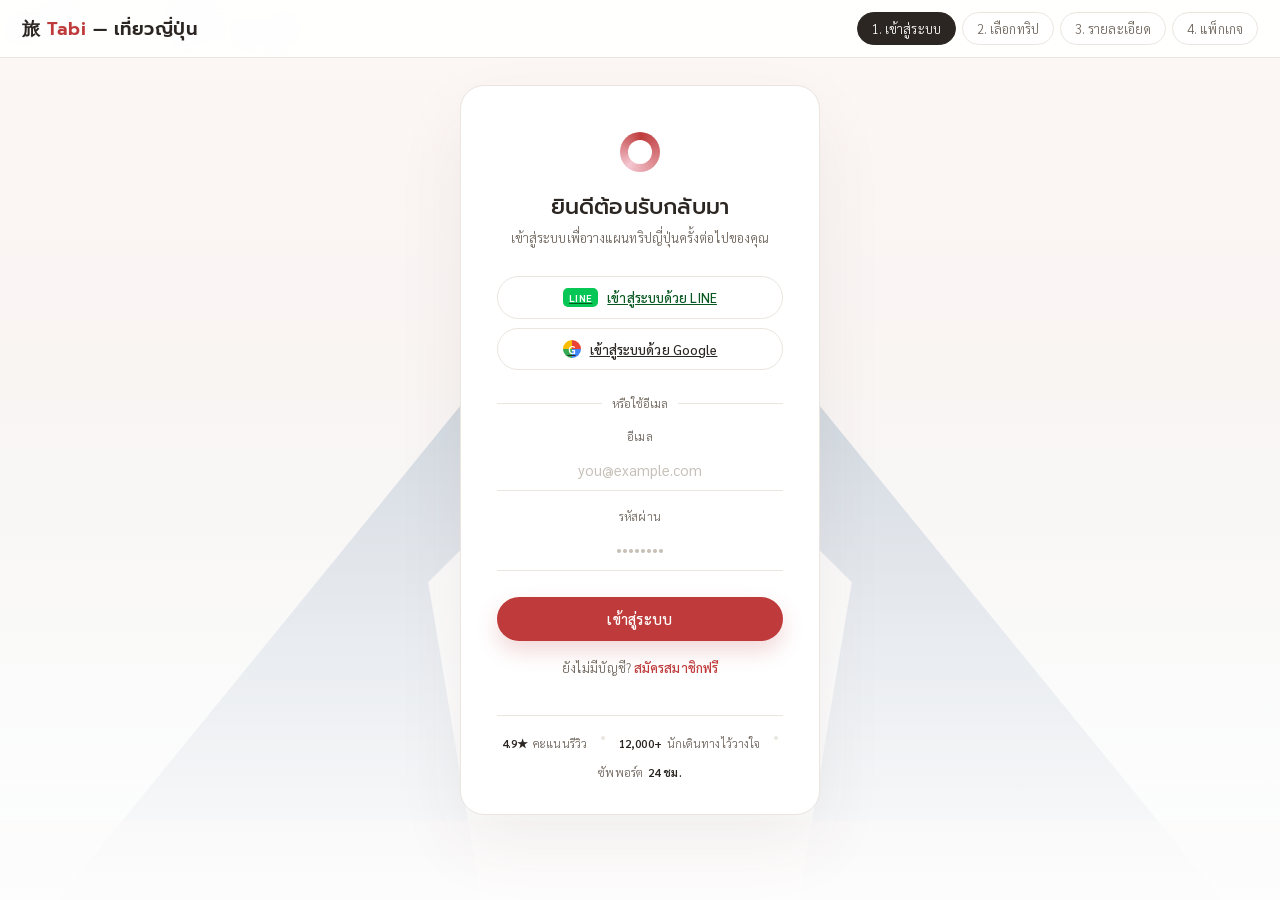
<file: index.html>
<!DOCTYPE html>
<html lang="th">
<head>
<meta charset="UTF-8">
<meta name="viewport" content="width=device-width, initial-scale=1.0">
<title>เข้าสู่ระบบ — Tabi เที่ยวญี่ปุ่น</title>
<link rel="preconnect" href="https://fonts.googleapis.com">
<link href="https://fonts.googleapis.com/css2?family=Prompt:wght@300;400;500;600;700&family=Sarabun:wght@300;400;500;600;700&display=swap" rel="stylesheet">
<link rel="stylesheet" href="styles.css">
</head>
<body>

<div class="topbar">
  <a href="index.html" class="brand">旅 <span>Tabi</span> — เที่ยวญี่ปุ่น</a>
  <div class="topnav">
    <a href="index.html" class="on">1. เข้าสู่ระบบ</a>
    <a href="select.html">2. เลือกทริป</a>
    <a href="detail.html">3. รายละเอียด</a>
    <a href="package.html">4. แพ็กเกจ</a>
  </div>
</div>

<div id="page-login" style="padding-top:0;">
  <div class="login-wrap">
    <div class="fuji-scene">
      <svg viewBox="0 0 1000 340" preserveAspectRatio="xMidYMax slice" xmlns="http://www.w3.org/2000/svg">
        <defs>
          <linearGradient id="skyGrad" x1="0" y1="0" x2="0" y2="1">
            <stop offset="0%" stop-color="#fdf3f0"/>
            <stop offset="100%" stop-color="#eef6f9"/>
          </linearGradient>
          <linearGradient id="fujiGrad" x1="0" y1="0" x2="0" y2="1">
            <stop offset="0%" stop-color="#8fa9c2"/>
            <stop offset="100%" stop-color="#b9c9da"/>
          </linearGradient>
        </defs>
        <rect x="0" y="0" width="1000" height="340" fill="url(#skyGrad)"/>
        <path d="M0,340 L0,210 L150,340 Z" fill="#d9c9b0" opacity="0.5"/>
        <path d="M1000,340 L1000,190 L820,340 Z" fill="#d9c9b0" opacity="0.5"/>
        <path d="M280,340 L500,70 L720,340 Z" fill="url(#fujiGrad)"/>
        <path d="M500,70 L455,155 L500,140 L545,160 Z" fill="#ffffff"/>
        <path d="M420,220 L500,140 L580,220 L560,340 L440,340 Z" fill="#ffffff" opacity="0.9"/>
        <g opacity="0.55">
          <path d="M60,300 Q90,270 130,300 Q150,280 175,300 L175,340 L60,340 Z" fill="#f4c6d0"/>
          <path d="M840,300 Q870,270 910,300 Q930,280 955,300 L955,340 L840,340 Z" fill="#f4c6d0"/>
        </g>
        <rect x="0" y="310" width="1000" height="30" fill="#f7e3e6" opacity="0.6"/>
      </svg>
    </div>
    <canvas id="petal-canvas"></canvas>

    <div class="login-card">
      <div class="mark"></div>
      <h1>ยินดีต้อนรับกลับมา</h1>
      <p class="sub">เข้าสู่ระบบเพื่อวางแผนทริปญี่ปุ่นครั้งต่อไปของคุณ</p>

      <div class="social-row">
        <a href="select.html" class="btn-social btn-line">
          <span class="soc-ic">LINE</span> เข้าสู่ระบบด้วย LINE
        </a>
        <a href="select.html" class="btn-social btn-google">
          <span class="soc-ic soc-g">G</span> เข้าสู่ระบบด้วย Google
        </a>
      </div>
      <div class="divider-or"><span>หรือใช้อีเมล</span></div>

      <form action="select.html" method="get">
        <div class="field">
          <label>อีเมล</label>
          <input type="email" placeholder="you@example.com">
        </div>
        <div class="field">
          <label>รหัสผ่าน</label>
          <input type="password" placeholder="••••••••">
        </div>
        <button type="submit" class="btn-primary">เข้าสู่ระบบ</button>
      </form>
      <p class="login-alt">ยังไม่มีบัญชี? <a href="select.html">สมัครสมาชิกฟรี</a></p>

      <div class="trust-bar">
        <span><b>4.9★</b> คะแนนรีวิว</span>
        <div class="trust-dot"></div>
        <span><b>12,000+</b> นักเดินทางไว้วางใจ</span>
        <div class="trust-dot"></div>
        <span>ซัพพอร์ต <b>24 ชม.</b></span>
      </div>
    </div>
  </div>
</div>

<script>
/* sakura petal canvas */
(function(){
  const canvas=document.getElementById('petal-canvas');
  const ctx=canvas.getContext('2d');
  let w,h,petals=[];
  function resize(){
    w=canvas.width=canvas.offsetWidth;
    h=canvas.height=canvas.offsetHeight;
  }
  window.addEventListener('resize',resize);
  resize();
  const count = window.innerWidth<600 ? 16 : 28;
  for(let i=0;i<count;i++){
    petals.push({
      x:Math.random()*w, y:Math.random()*h*-1, r:4+Math.random()*4,
      speed:0.4+Math.random()*0.6, drift:Math.random()*1-0.5, sway:Math.random()*Math.PI*2,
      rot:Math.random()*Math.PI*2, rotSpeed:(Math.random()-0.5)*0.02
    });
  }
  function drawPetal(p){
    ctx.save();
    ctx.translate(p.x,p.y);
    ctx.rotate(p.rot);
    ctx.fillStyle='rgba(244,198,208,0.85)';
    ctx.beginPath();
    ctx.ellipse(0,0,p.r,p.r*0.6,0,0,Math.PI*2);
    ctx.fill();
    ctx.restore();
  }
  function tick(){
    ctx.clearRect(0,0,w,h);
    petals.forEach(p=>{
      p.y+=p.speed;
      p.sway+=0.01;
      p.x+=p.drift+Math.sin(p.sway)*0.3;
      p.rot+=p.rotSpeed;
      if(p.y>h+10){ p.y=-10; p.x=Math.random()*w; }
      drawPetal(p);
    });
    requestAnimationFrame(tick);
  }
  tick();
})();
</script>
</body>
</html>
</file>
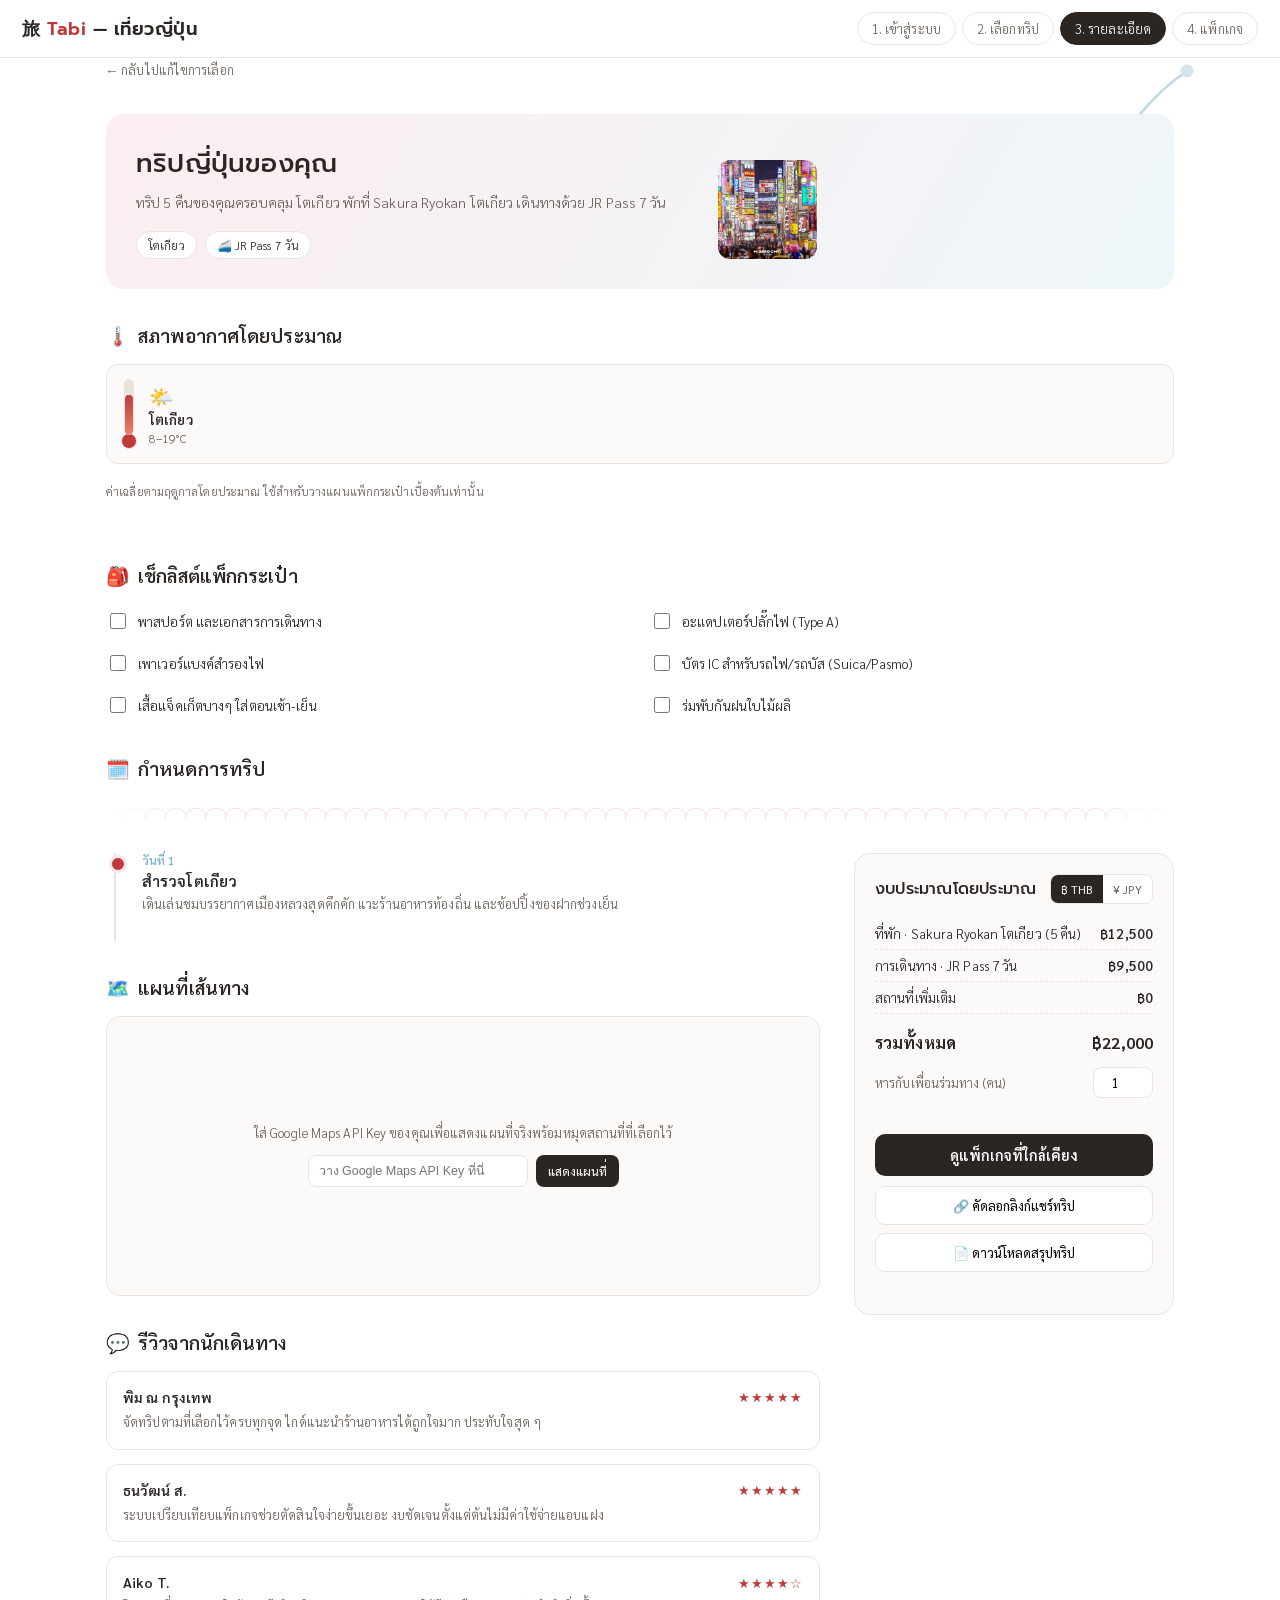
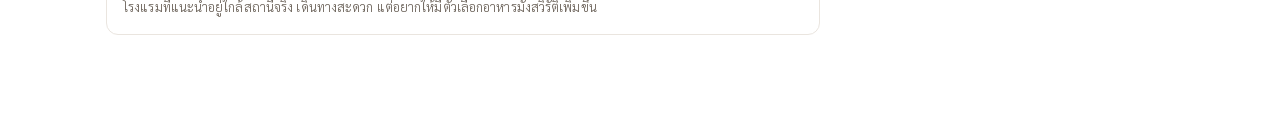
<file: detail.html>
<!DOCTYPE html>
<html lang="th">
<head>
<meta charset="UTF-8">
<meta name="viewport" content="width=device-width, initial-scale=1.0">
<title>รายละเอียดทริป — Tabi เที่ยวญี่ปุ่น</title>
<link rel="preconnect" href="https://fonts.googleapis.com">
<link href="https://fonts.googleapis.com/css2?family=Prompt:wght@300;400;500;600;700&family=Sarabun:wght@300;400;500;600;700&display=swap" rel="stylesheet">
<link rel="stylesheet" href="styles.css">
</head>
<body>

<div class="topbar">
  <a href="index.html" class="brand">旅 <span>Tabi</span> — เที่ยวญี่ปุ่น</a>
  <div class="topnav">
    <a href="index.html">1. เข้าสู่ระบบ</a>
    <a href="select.html">2. เลือกทริป</a>
    <a href="detail.html" class="on">3. รายละเอียด</a>
    <a href="package.html">4. แพ็กเกจ</a>
  </div>
</div>

<div class="page" id="page-detail">
  <div class="wrap">
    <svg class="bg-decor" viewBox="0 0 200 200" xmlns="http://www.w3.org/2000/svg">
      <g stroke="#7fb3cc" stroke-width="2" fill="none">
        <path d="M190,10 C160,30 140,60 120,90 C100,120 80,140 50,160"/>
        <path d="M120,90 C110,70 100,60 85,55"/>
        <path d="M100,120 C90,105 78,98 65,96"/>
      </g>
      <g fill="#a9cfe0">
        <circle cx="85" cy="55" r="5"/><circle cx="65" cy="96" r="5"/>
        <circle cx="50" cy="160" r="6"/><circle cx="120" cy="90" r="5"/><circle cx="190" cy="10" r="5"/>
      </g>
    </svg>

    <a href="#" id="backToSelect" class="back-link reveal">← กลับไปแก้ไขการเลือก</a>

    <div class="detail-hero reveal">
      <div>
        <h2>ทริปญี่ปุ่นของคุณ</h2>
        <p id="detailIntro">เลือกสถานที่และรายละเอียดในหน้าก่อนหน้า เพื่อดูกำหนดการที่ปรับให้เข้ากับคุณโดยเฉพาะที่นี่</p>
        <div class="hero-tags" id="detailTags"></div>
      </div>
      <div class="gallery" id="mainGallery"></div>
    </div>

    <div class="section-title reveal"><span class="sec-ic">🌡️</span>สภาพอากาศโดยประมาณ</div>
    <div class="weather-row" id="weatherRow"></div>

    <div class="section-title reveal"><span class="sec-ic">🎒</span>เช็กลิสต์แพ็กกระเป๋า</div>
    <div class="packing-list" id="packingList"></div>

    <div class="section-title reveal"><span class="sec-ic">🗓️</span>กำหนดการทริป</div>
    <div class="seigaiha"></div>
    <div class="layout-2col">
      <div>
        <div class="timeline" id="timeline"></div>

        <div class="section-title reveal"><span class="sec-ic">🗺️</span>แผนที่เส้นทาง</div>
        <div id="map-box">
          <div id="mapPlaceholderText">
            ใส่ Google Maps API Key ของคุณเพื่อแสดงแผนที่จริงพร้อมหมุดสถานที่ที่เลือกไว้
          </div>
          <div class="key-input">
            <input type="text" id="gmapsKey" placeholder="วาง Google Maps API Key ที่นี่">
            <button id="btnShowMap">แสดงแผนที่</button>
          </div>
        </div>

        <div class="section-title reveal"><span class="sec-ic">💬</span>รีวิวจากนักเดินทาง</div>
        <div class="review-list" id="reviewList"></div>
      </div>

      <div>
        <div class="budget-box reveal">
          <div class="card-head-row"><h3>งบประมาณโดยประมาณ</h3>
            <div class="currency-toggle" id="currencyToggle2">
              <button data-cur="THB" class="on">฿ THB</button><button data-cur="JPY">¥ JPY</button>
            </div>
          </div>
          <div id="budgetLines"></div>
          <div class="summary-total"><span>รวมทั้งหมด</span><span id="budgetTotal">฿0</span></div>
          <div class="traveler-row">
            <label for="travelerCount2">หารกับเพื่อนร่วมทาง (คน)</label>
            <input type="number" id="travelerCount2" min="1" max="20" value="1">
          </div>
          <div class="per-person-line" id="perPersonLine2"></div>
          <button class="btn-block" id="btnNext">ดูแพ็กเกจที่ใกล้เคียง</button>
          <div class="share-row">
            <button class="btn-share" id="btnCopyLink">🔗 คัดลอกลิงก์แชร์ทริป</button>
            <button class="btn-share" id="btnDownload">📄 ดาวน์โหลดสรุปทริป</button>
          </div>
          <p class="share-note" id="shareNote"></p>
        </div>
      </div>
    </div>
  </div>
</div>

<script src="data.js"></script>
<script src="common.js"></script>
<script>
let state = loadStateFromURL();
document.getElementById('backToSelect').href = linkWithState('select.html', state);
document.getElementById('travelerCount2').value = state.travelerCount;
document.querySelectorAll('.currency-toggle button').forEach(b=>{
  b.classList.toggle('on', b.dataset.cur===state.currency);
});

let chosenDests = [];

function renderDetailPage(){
  chosenDests = destinations.filter(d=>state.destIds.has(d.id));
  const hotel=hotels.find(h=>h.id===state.hotelId);
  const transport=transports.find(t=>t.id===state.transportId);
  const b=computeBudget(state);

  document.getElementById('detailIntro').textContent =
    `ทริป ${b.n} คืนของคุณครอบคลุม ${chosenDests.map(d=>d.name).join(' · ')} พักที่ ${hotel.name} เดินทางด้วย ${transport.name}`;

  document.getElementById('detailTags').innerHTML =
    chosenDests.map(d=>`<span class="tag">${d.name}</span>`).join('') + `<span class="tag">${transport.ic} ${transport.name}</span>`;

  const gal=document.getElementById('mainGallery');
  const galSrc = chosenDests.length ? chosenDests : destinations.slice(0,4);
  gal.innerHTML = galSrc.slice(0,4).map(d=>`<div class="g-item"><div class="art" style="${artStyle(d)}"></div></div>`).join('');

  const weatherSrc = chosenDests.length ? chosenDests : destinations.slice(0,3);
  document.getElementById('weatherRow').innerHTML = weatherSrc.map(d=>{
    const w=weatherInfo[d.id]||{ic:'🌤️',low:0,high:0,note:'ไม่มีข้อมูล'};
    const pct=thermoPct(w.high);
    return `<div class="weather-card">
      <div class="thermo">
        <div class="thermo-tube"><div class="thermo-fill" data-pct="${pct}"></div></div>
        <div class="thermo-bulb"></div>
      </div>
      <div class="weather-info">
        <div class="w-ic">${w.ic}</div>
        <h4>${d.name}</h4>
        <p>${w.low}–${w.high}°C</p>
      </div>
    </div>`;
  }).join('') + `<div class="weather-note" style="flex-basis:100%;">ค่าเฉลี่ยตามฤดูกาลโดยประมาณ ใช้สำหรับวางแผนแพ็กกระเป๋าเบื้องต้นเท่านั้น</div>`;
  requestAnimationFrame(()=>{
    document.querySelectorAll('.thermo-fill').forEach(el=>{
      el.style.height=el.dataset.pct+'%';
    });
  });

  const tl=document.getElementById('timeline');
  const dayList = chosenDests.length? chosenDests : [destinations[0]];
  tl.innerHTML = dayList.map((d,i)=>`
    <div class="tl-item">
      <span class="day-badge">วันที่ ${i+1}</span>
      <h4>สำรวจ${d.name}</h4>
      <p>เดินเล่นชมบรรยากาศ${d.desc} แวะร้านอาหารท้องถิ่น และช้อปปิ้งของฝากช่วงเย็น</p>
    </div>
  `).join('');

  document.getElementById('reviewList').innerHTML = reviews.map(r=>`
    <div class="review">
      <div class="review-top"><span class="name">${r.name}</span><span class="stars">${'★'.repeat(r.stars)}${'☆'.repeat(5-r.stars)}</span></div>
      <p>${r.text}</p>
    </div>
  `).join('');

  document.getElementById('budgetLines').innerHTML = `
    <div class="summary-line"><span>ที่พัก · ${hotel.name} (${b.n} คืน)</span><span>${formatMoney(b.hotelTotal, state.currency)}</span></div>
    <div class="summary-line"><span>การเดินทาง · ${transport.name}</span><span>${formatMoney(b.transport.price, state.currency)}</span></div>
    <div class="summary-line"><span>สถานที่เพิ่มเติม</span><span>${formatMoney(b.destExtra, state.currency)}</span></div>
  `;
  document.getElementById('budgetTotal').textContent=formatMoney(b.total, state.currency);
  updatePerPerson(state);
  renderPackingList();
}

function renderPackingList(){
  const html=buildPackingItems(chosenDests).map((t,i)=>`
    <div class="packing-item">
      <input type="checkbox" id="pack${i}">
      <label for="pack${i}">${t}</label>
    </div>
  `).join('');
  document.getElementById('packingList').innerHTML=html;
  document.querySelectorAll('.packing-item label').forEach(l=>{
    l.addEventListener('click',()=>l.classList.toggle('checked'));
  });
}

/* ---- currency toggle ---- */
document.querySelectorAll('.currency-toggle button').forEach(b=>{
  b.addEventListener('click',()=>{
    state.currency=b.dataset.cur;
    document.querySelectorAll('.currency-toggle button').forEach(x=>x.classList.toggle('on', x.dataset.cur===state.currency));
    renderDetailPage();
  });
});

/* ---- traveler split ---- */
document.getElementById('travelerCount2').addEventListener('input',e=>{
  const n=Math.max(1, Math.min(20, parseInt(e.target.value,10)||1));
  state.travelerCount=n;
  e.target.value=n;
  updatePerPerson(state);
});

/* ---- next: package page ---- */
document.getElementById('btnNext').addEventListener('click', ()=>{
  location.href = 'package.html';
});

/* ---- share trip ---- */
document.getElementById('btnCopyLink').addEventListener('click', ()=>{
  const url = location.origin + location.pathname.replace(/detail\.html$/, '') + linkWithState('detail.html', state);
  const note=document.getElementById('shareNote');
  if(navigator.clipboard && navigator.clipboard.writeText){
    navigator.clipboard.writeText(url).then(()=>{
      note.textContent='คัดลอกลิงก์แล้ว ส่งให้เพื่อนร่วมทางได้เลย';
    }).catch(()=>{ note.textContent=url; });
  } else {
    note.textContent=url;
  }
});
document.getElementById('btnDownload').addEventListener('click', ()=>{
  const hotel=hotels.find(h=>h.id===state.hotelId);
  const transport=transports.find(t=>t.id===state.transportId);
  const b=computeBudget(state);
  const dateRange = (state.rangeStart && state.rangeEnd) ? `${fmtDate(state.rangeStart)} – ${fmtDate(state.rangeEnd)}` : 'ยังไม่ได้เลือกวันที่';
  const text = `สรุปทริปญี่ปุ่น — Tabi
========================
วันเดินทาง: ${dateRange} (${b.n} คืน)
สถานที่: ${chosenDests.map(d=>d.name).join(', ') || '-'}
ที่พัก: ${hotel.name}
การเดินทาง: ${transport.name}

งบประมาณโดยประมาณ
------------------------
ที่พัก (${b.n} คืน): ${formatMoney(b.hotelTotal, state.currency)}
การเดินทาง: ${formatMoney(b.transport.price, state.currency)}
สถานที่เพิ่มเติม: ${formatMoney(b.destExtra, state.currency)}
รวมทั้งหมด: ${formatMoney(b.total, state.currency)}
`;
  const blob=new Blob([text], {type:'text/plain;charset=utf-8'});
  const link=document.createElement('a');
  link.href=URL.createObjectURL(blob);
  link.download='trip-summary.txt';
  link.click();
  document.getElementById('shareNote').textContent='ดาวน์โหลดไฟล์สรุปทริปแล้ว';
});

/* ---- google map (needs user's own API key) ---- */
document.getElementById('btnShowMap').addEventListener('click', ()=>{
  const key=document.getElementById('gmapsKey').value.trim();
  if(!key){ alert('กรุณาใส่ Google Maps API Key ก่อน'); return; }
  const box=document.getElementById('map-box');
  box.innerHTML = '<div id="map-canvas"></div>';
  window.__initTabiMap = function(){
    const chosen = chosenDests.length ? chosenDests : destinations.slice(0,3);
    const pts = chosen.map(d=>placeCoords[d.id]).filter(Boolean);
    const center = pts[0] || placeCoords.tokyo;
    const map = new google.maps.Map(document.getElementById('map-canvas'), { center, zoom:6 });
    const bounds = new google.maps.LatLngBounds();
    chosen.forEach(d=>{
      const pos=placeCoords[d.id]; if(!pos) return;
      new google.maps.Marker({ position:pos, map, title:d.name });
      bounds.extend(pos);
    });
    if(pts.length>1) map.fitBounds(bounds);
  };
  const script=document.createElement('script');
  script.src=`https://maps.googleapis.com/maps/api/js?key=${key}&callback=__initTabiMap`;
  script.async=true;
  document.body.appendChild(script);
});

renderDetailPage();
runReveal();
</script>
</body>
</html>
</file>
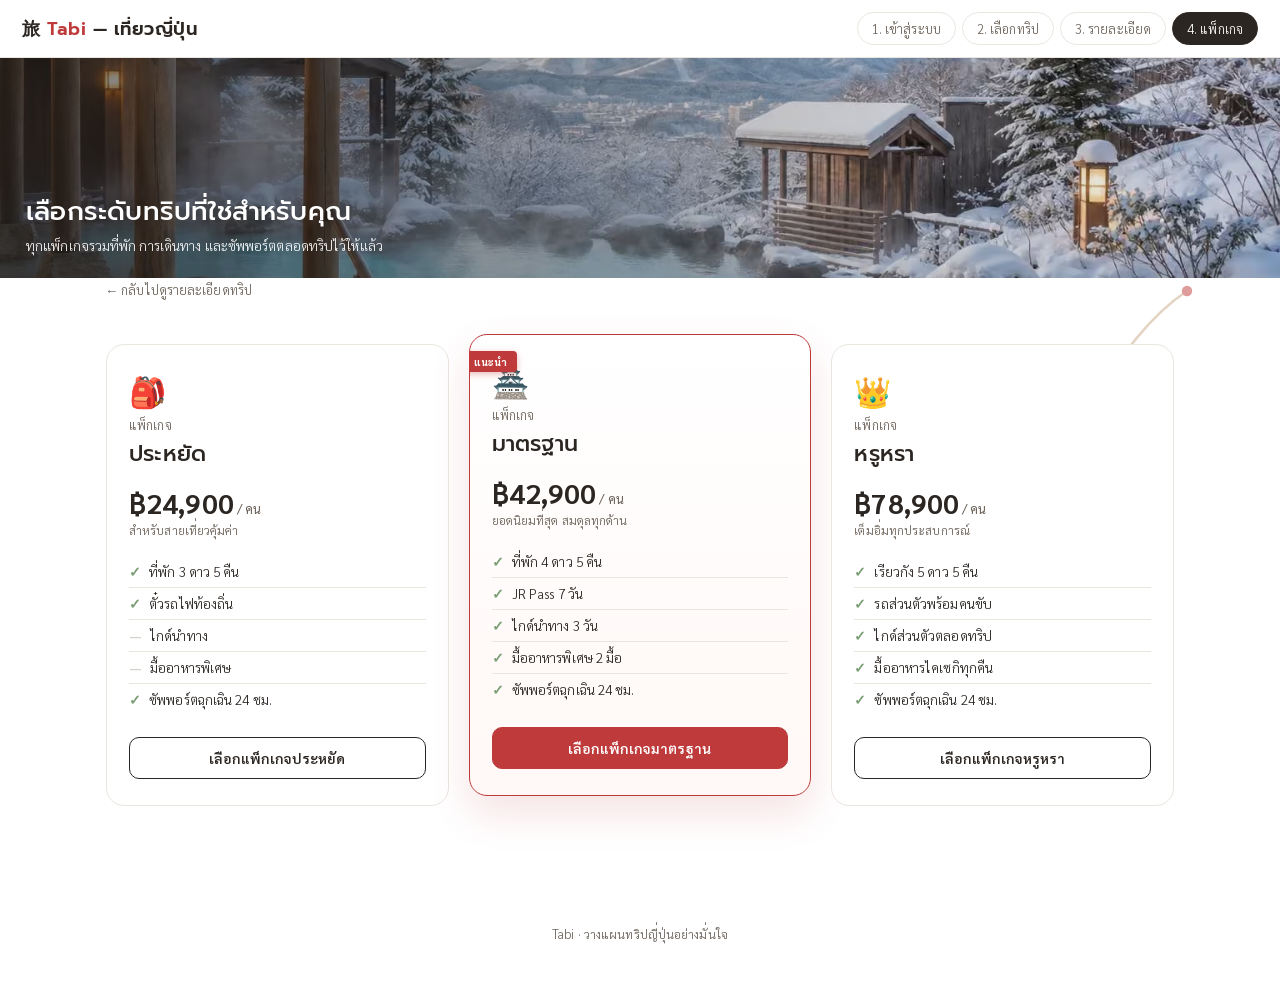
<file: package.html>
<!DOCTYPE html>
<html lang="th">
<head>
<meta charset="UTF-8">
<meta name="viewport" content="width=device-width, initial-scale=1.0">
<title>เปรียบเทียบแพ็กเกจ — Tabi เที่ยวญี่ปุ่น</title>
<link rel="preconnect" href="https://fonts.googleapis.com">
<link href="https://fonts.googleapis.com/css2?family=Prompt:wght@300;400;500;600;700&family=Sarabun:wght@300;400;500;600;700&display=swap" rel="stylesheet">
<link rel="stylesheet" href="styles.css">
</head>
<body>

<div class="topbar">
  <a href="index.html" class="brand">旅 <span>Tabi</span> — เที่ยวญี่ปุ่น</a>
  <div class="topnav">
    <a href="index.html">1. เข้าสู่ระบบ</a>
    <a href="select.html">2. เลือกทริป</a>
    <a href="detail.html">3. รายละเอียด</a>
    <a href="package.html" class="on">4. แพ็กเกจ</a>
  </div>
</div>

<div class="page" id="page-package">
  <div class="pkg-hero reveal">
    <img id="pkgHeroImg" alt="ออนเซ็นเรียวกันวิวภูเขา">
    <div class="pkg-hero-text">
      <h2>เลือกระดับทริปที่ใช่สำหรับคุณ</h2>
      <p>ทุกแพ็กเกจรวมที่พัก การเดินทาง และซัพพอร์ตตลอดทริปไว้ให้แล้ว</p>
    </div>
  </div>
  <div class="wrap">
    <svg class="bg-decor" viewBox="0 0 200 200" xmlns="http://www.w3.org/2000/svg">
      <g stroke="#c9a887" stroke-width="2" fill="none">
        <path d="M190,10 C160,30 140,60 120,90 C100,120 80,140 50,160"/>
        <path d="M120,90 C110,70 100,60 85,55"/>
        <path d="M100,120 C90,105 78,98 65,96"/>
      </g>
      <g fill="#bf3b3b">
        <circle cx="85" cy="55" r="4"/><circle cx="65" cy="96" r="4"/>
        <circle cx="50" cy="160" r="5"/><circle cx="120" cy="90" r="4"/><circle cx="190" cy="10" r="4"/>
      </g>
    </svg>
    <a href="#" id="backToDetail" class="back-link reveal">← กลับไปดูรายละเอียดทริป</a>
    <div class="pkg-grid" id="pkgGrid"></div>
  </div>
  <footer>Tabi · วางแผนทริปญี่ปุ่นอย่างมั่นใจ</footer>
</div>

<script src="data.js"></script>
<script src="common.js"></script>
<script>
document.getElementById('pkgHeroImg').src = IMG.onsenRyokan;

const t=getParam('t');
document.getElementById('backToDetail').href = t ? ('detail.html?t='+t) : 'detail.html';

const pkgGrid=document.getElementById('pkgGrid');
packages.forEach(p=>{
  const el=document.createElement('div');
  el.className='pkg-card'+(p.featured?' featured':'');
  const featBadge=p.featured?'<div class="ribbon pkg-ribbon">แนะนำ</div>':'';
  el.innerHTML=`
    ${featBadge}
    <div class="pkg-ic">${p.ic}</div>
    <div class="pkg-name">แพ็กเกจ</div>
    <h3>${p.name}</h3>
    <div class="pkg-price">฿${p.price.toLocaleString()}<small> / คน</small></div>
    <div class="pkg-note">${p.note}</div>
    <ul class="pkg-feats">
      ${p.feats.map(f=>`<li><span class="${f.y?'yes':'no'}">${f.y?'✓':'—'}</span>${f.t}</li>`).join('')}
    </ul>
    <button class="pkg-cta">เลือกแพ็กเกจ${p.name}</button>
  `;
  pkgGrid.appendChild(el);
});

runReveal();
popInStagger('#pkgGrid .pkg-card', 120);
</script>
</body>
</html>
</file>
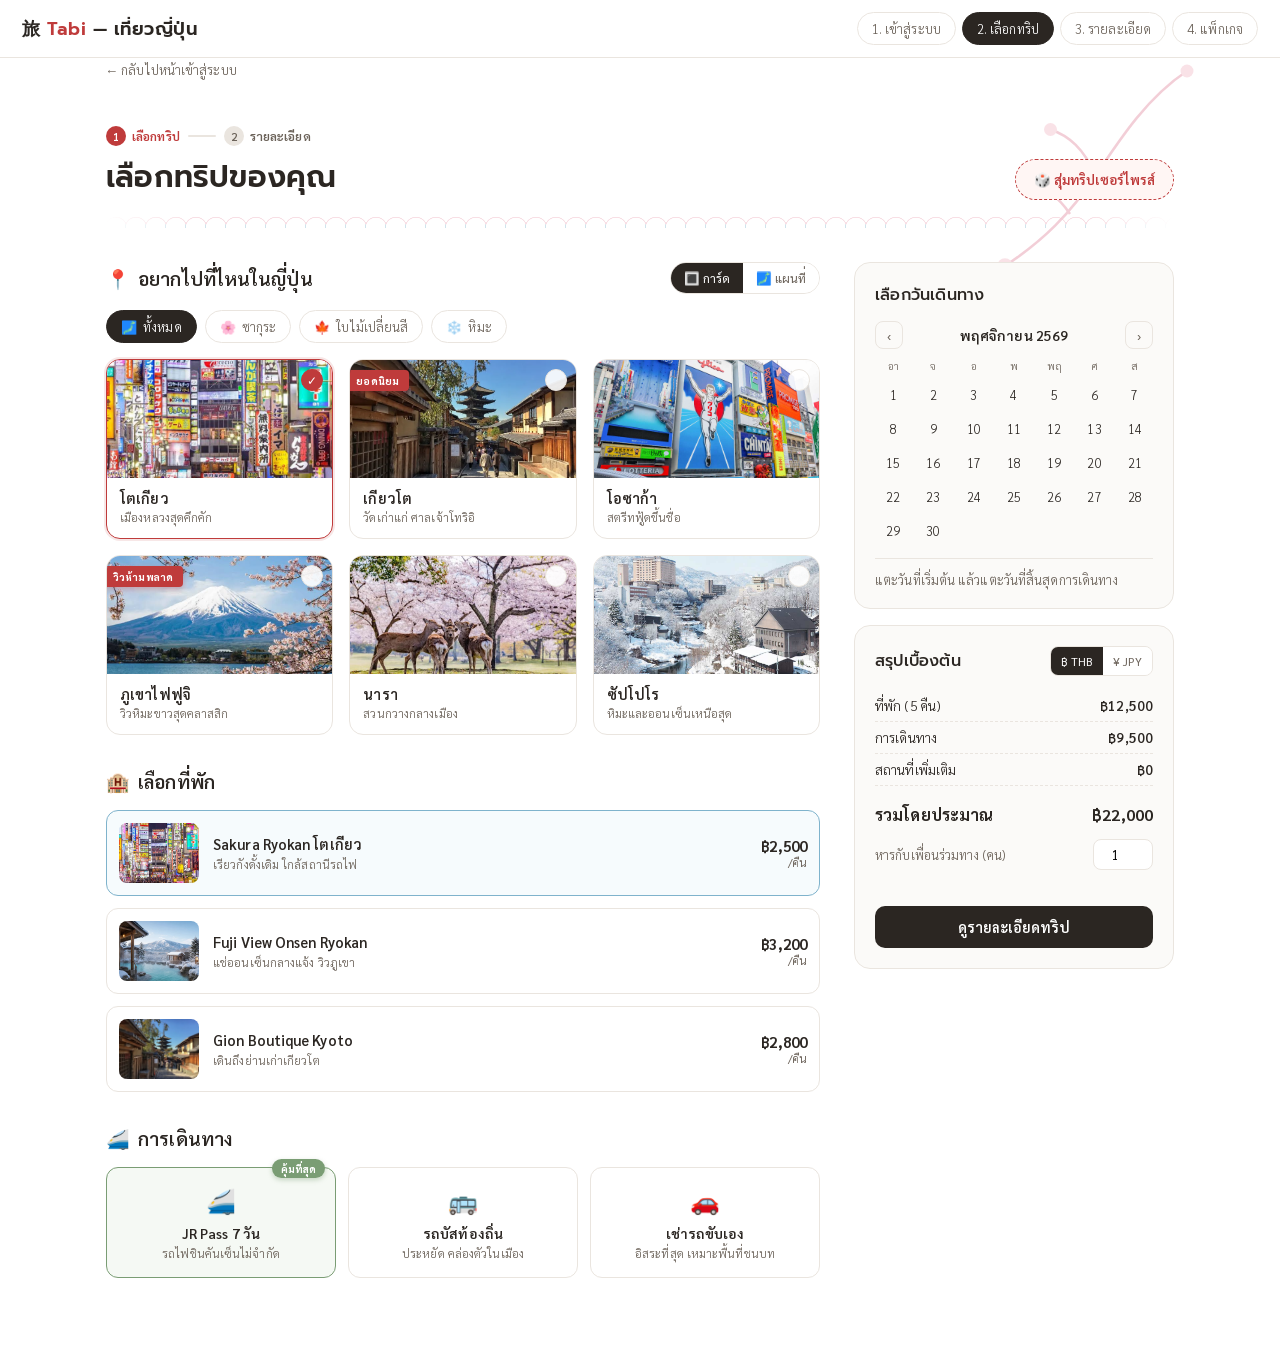
<file: select.html>
<!DOCTYPE html>
<html lang="th">
<head>
<meta charset="UTF-8">
<meta name="viewport" content="width=device-width, initial-scale=1.0">
<title>เลือกทริป — Tabi เที่ยวญี่ปุ่น</title>
<link rel="preconnect" href="https://fonts.googleapis.com">
<link href="https://fonts.googleapis.com/css2?family=Prompt:wght@300;400;500;600;700&family=Sarabun:wght@300;400;500;600;700&display=swap" rel="stylesheet">
<link rel="stylesheet" href="styles.css">
</head>
<body>

<div class="topbar">
  <a href="index.html" class="brand">旅 <span>Tabi</span> — เที่ยวญี่ปุ่น</a>
  <div class="topnav">
    <a href="index.html">1. เข้าสู่ระบบ</a>
    <a href="select.html" class="on">2. เลือกทริป</a>
    <a href="detail.html">3. รายละเอียด</a>
    <a href="package.html">4. แพ็กเกจ</a>
  </div>
</div>

<div class="page" id="page-select">
  <div class="wrap">
    <svg class="bg-decor" viewBox="0 0 200 200" xmlns="http://www.w3.org/2000/svg">
      <g stroke="#e79fb0" stroke-width="2" fill="none">
        <path d="M190,10 C160,30 140,60 120,90 C100,120 80,140 50,160"/>
        <path d="M120,90 C110,70 100,60 85,55"/>
        <path d="M100,120 C90,105 78,98 65,96"/>
      </g>
      <g fill="#f4c6d0">
        <circle cx="85" cy="55" r="5"/><circle cx="65" cy="96" r="5"/>
        <circle cx="50" cy="160" r="6"/><circle cx="120" cy="90" r="5"/><circle cx="190" cy="10" r="5"/>
      </g>
    </svg>

    <a href="index.html" class="back-link reveal">← กลับไปหน้าเข้าสู่ระบบ</a>

    <div class="page-head reveal select-head-row">
      <div>
        <div class="step-dots">
          <span class="step-dot on"><span class="dot-num">1</span>เลือกทริป</span>
          <span class="step-line"></span>
          <span class="step-dot"><span class="dot-num">2</span>รายละเอียด</span>
        </div>
        <h2>เลือกทริปของคุณ</h2>
      </div>
      <button class="btn-surprise" id="btnSurprise">🎲 สุ่มทริปเซอร์ไพรส์</button>
    </div>
    <div class="seigaiha"></div>

    <div class="layout-2col">
      <div>
        <div class="section-title reveal dest-title-row">
          <span><span class="sec-ic">📍</span>อยากไปที่ไหนในญี่ปุ่น</span>
          <div class="view-toggle" id="destViewToggle">
            <button data-view="card" class="on">🔳 การ์ด</button><button data-view="map">🗾 แผนที่</button>
          </div>
        </div>
        <div class="season-filter reveal" id="seasonFilter"></div>
        <div class="dest-grid" id="destGrid"></div>
        <div class="japan-map-wrap" id="japanMapWrap" style="display:none;"></div>

        <div class="section-title reveal"><span class="sec-ic">🏨</span>เลือกที่พัก</div>
        <div class="hotel-list" id="hotelList"></div>

        <div class="section-title reveal"><span class="sec-ic">🚄</span>การเดินทาง</div>
        <div class="transport-grid" id="transportGrid"></div>
      </div>

      <div>
        <div class="side-card reveal" style="margin-bottom:16px;">
          <h3>เลือกวันเดินทาง</h3>
          <div class="cal-head">
            <button id="calPrev">‹</button>
            <span id="calMonthLabel"></span>
            <button id="calNext">›</button>
          </div>
          <div class="cal-grid" id="calGrid"></div>
          <div class="cal-range-label" id="calRangeLabel">แตะวันที่เริ่มต้น แล้วแตะวันที่สิ้นสุดการเดินทาง</div>
          <div class="countdown-label" id="countdownLabel"></div>
        </div>

        <div class="side-card reveal">
          <div class="card-head-row"><h3>สรุปเบื้องต้น</h3>
            <div class="currency-toggle" id="currencyToggle1">
              <button data-cur="THB" class="on">฿ THB</button><button data-cur="JPY">¥ JPY</button>
            </div>
          </div>
          <div id="summaryLines"></div>
          <div class="summary-total"><span>รวมโดยประมาณ</span><span id="summaryTotal">฿0</span></div>
          <div class="traveler-row">
            <label for="travelerCount1">หารกับเพื่อนร่วมทาง (คน)</label>
            <input type="number" id="travelerCount1" min="1" max="20" value="1">
          </div>
          <div class="per-person-line" id="perPersonLine1"></div>
          <button class="btn-block" id="btnNext">ดูรายละเอียดทริป</button>
        </div>
      </div>
    </div>
  </div>
</div>

<script src="data.js"></script>
<script src="common.js"></script>
<script>
let state = loadStateFromURL();
document.getElementById('travelerCount1').value = state.travelerCount;
document.querySelectorAll('.currency-toggle button').forEach(b=>{
  b.classList.toggle('on', b.dataset.cur===state.currency);
});

/* ---- season filter ---- */
const seasonFilterEl=document.getElementById('seasonFilter');
seasons.forEach(s=>{
  const chip=document.createElement('div');
  chip.className='season-chip'+(state.season===s.id?' on':'');
  chip.innerHTML=`<span>${s.ic}</span> ${s.label}`;
  chip.addEventListener('click',()=>{
    state.season=s.id;
    document.querySelectorAll('.season-chip').forEach(c=>c.classList.remove('on'));
    chip.classList.add('on');
    applySeasonFilter();
  });
  seasonFilterEl.appendChild(chip);
});
function applySeasonFilter(){
  document.querySelectorAll('#destGrid .card').forEach(card=>{
    const d=destinations.find(x=>x.id===card.dataset.id);
    const match = state.season==='all' || (d.seasons||[]).includes(state.season);
    card.classList.toggle('dim', !match);
  });
  document.querySelectorAll('#japanMapWrap .map-pin').forEach(pin=>{
    const d=destinations.find(x=>x.id===pin.dataset.id);
    const match = state.season==='all' || (d.seasons||[]).includes(state.season);
    pin.style.opacity = match ? '1' : '.3';
  });
}

/* ---- destination toggle shared by card grid + map ---- */
function toggleDest(id){
  if(state.destIds.has(id)) state.destIds.delete(id); else state.destIds.add(id);
  syncDestSelectionUI();
  refreshSummary();
}
function syncDestSelectionUI(){
  document.querySelectorAll('#destGrid .card').forEach(c=>{
    c.classList.toggle('selected', state.destIds.has(c.dataset.id));
  });
  document.querySelectorAll('#japanMapWrap .map-pin').forEach(p=>{
    p.classList.toggle('selected', state.destIds.has(p.dataset.id));
  });
}

/* ---- card / map view toggle ---- */
document.querySelectorAll('#destViewToggle button').forEach(btn=>{
  btn.addEventListener('click',()=>{
    state.destView=btn.dataset.view;
    document.querySelectorAll('#destViewToggle button').forEach(b=>b.classList.toggle('on', b===btn));
    document.getElementById('destGrid').style.display = state.destView==='card' ? 'grid' : 'none';
    document.getElementById('japanMapWrap').style.display = state.destView==='map' ? 'flex' : 'none';
  });
});

/* ---- stylized Japan map ---- */
function buildJapanMap(){
  const pins=destinations.map(d=>{
    const c=mapCoords[d.id]; if(!c) return '';
    const sel=state.destIds.has(d.id)?' selected':'';
    return `<g class="map-pin${sel}" data-id="${d.id}">
      <circle cx="${c.x}" cy="${c.y}" r="9" fill="#f4c6d0" stroke="#fff" stroke-width="2"/>
      <text x="${c.x+14}" y="${c.y+4}">${d.name}</text>
    </g>`;
  }).join('');
  const svg=`<svg viewBox="0 0 300 480" xmlns="http://www.w3.org/2000/svg">
    <path d="M150,20 C175,15 190,35 182,55 C175,72 195,80 190,105 C230,130 235,170 210,190 C230,215 225,250 195,260 C210,285 195,315 165,320 C175,345 150,370 120,365 C130,390 105,410 80,400 C60,395 55,370 65,355 C45,350 40,325 55,310 C40,300 42,275 60,265 C50,250 58,225 80,220 C68,205 75,180 98,175 C88,158 100,138 122,138 C112,118 125,95 148,98 C138,80 145,55 150,20 Z"
      fill="#dcebd9" stroke="#c3ddc0" stroke-width="1.5"/>
    ${pins}
  </svg>`;
  const wrap=document.getElementById('japanMapWrap');
  wrap.innerHTML=svg;
  wrap.querySelectorAll('.map-pin').forEach(pin=>{
    pin.addEventListener('click',()=>{
      toggleDest(pin.dataset.id);
      pin.classList.remove('pulse'); void pin.getBoundingClientRect(); pin.classList.add('pulse');
    });
  });
}
buildJapanMap();

/* ---- destination cards ---- */
const destGrid=document.getElementById('destGrid');
destinations.forEach(d=>{
  const el=document.createElement('div');
  el.className='card'+(state.destIds.has(d.id)?' selected':'');
  el.dataset.id=d.id;
  const badge=destBadges[d.id] ? `<div class="ribbon">${destBadges[d.id]}</div>` : '';
  el.innerHTML=`<div class="thumb">${badge}<div class="art" style="${artStyle(d)}"></div><div class="check">✓</div></div>
    <div class="body"><h4>${d.name}</h4><p>${d.desc}</p></div>`;
  el.addEventListener('click',()=>{
    toggleDest(d.id);
    el.classList.remove('pulse'); void el.offsetWidth; el.classList.add('pulse');
  });
  destGrid.appendChild(el);
});
applySeasonFilter();

/* ---- hotels ---- */
const hotelList=document.getElementById('hotelList');
hotels.forEach(h=>{
  const el=document.createElement('div');
  el.className='hotel-row'+(state.hotelId===h.id?' selected':'');
  el.innerHTML=`<div class="hotel-thumb"><div class="art" style="${artStyle(h)}"></div></div>
    <div class="hotel-info"><h4>${h.name}</h4><p>${h.desc}</p></div>
    <div class="hotel-price">฿${h.price.toLocaleString()}<small>/คืน</small></div>`;
  el.addEventListener('click',()=>{
    state.hotelId=h.id;
    document.querySelectorAll('.hotel-row').forEach(r=>r.classList.remove('selected'));
    el.classList.add('selected');
    el.classList.remove('pulse'); void el.offsetWidth; el.classList.add('pulse');
    refreshSummary();
  });
  hotelList.appendChild(el);
});

/* ---- transport ---- */
const transportGrid=document.getElementById('transportGrid');
transports.forEach(t=>{
  const el=document.createElement('div');
  el.className='transport-opt'+(state.transportId===t.id?' selected':'');
  el.style.position='relative';
  const badge=transportBadges[t.id] ? `<div class="mini-badge">${transportBadges[t.id]}</div>` : '';
  el.innerHTML=`${badge}<div class="ic">${t.ic}</div><h4>${t.name}</h4><p>${t.desc}</p>`;
  el.addEventListener('click',()=>{
    state.transportId=t.id;
    document.querySelectorAll('.transport-opt').forEach(r=>r.classList.remove('selected'));
    el.classList.add('selected');
    el.classList.remove('pulse'); void el.offsetWidth; el.classList.add('pulse');
    refreshSummary();
  });
  transportGrid.appendChild(el);
});

/* ---- calendar ---- */
let calDate = state.rangeStart ? new Date(state.rangeStart.getFullYear(), state.rangeStart.getMonth(), 1) : new Date(2026,10,1);
function renderCalendar(){
  const grid=document.getElementById('calGrid');
  grid.innerHTML='';
  document.getElementById('calMonthLabel').textContent = monthNamesTh[calDate.getMonth()]+' '+(calDate.getFullYear()+543);
  dowTh.forEach(d=>{
    const el=document.createElement('div'); el.className='dow'; el.textContent=d; grid.appendChild(el);
  });
  const year=calDate.getFullYear(), month=calDate.getMonth();
  const firstDow=new Date(year,month,1).getDay();
  const daysInMonth=new Date(year,month+1,0).getDate();
  for(let i=0;i<firstDow;i++){ grid.appendChild(document.createElement('div')); }
  for(let d=1;d<=daysInMonth;d++){
    const el=document.createElement('div');
    el.className='cal-day';
    el.textContent=d;
    const thisDate=new Date(year,month,d);
    if(state.rangeStart && thisDate.getTime()===state.rangeStart.getTime()) el.classList.add('range-edge');
    if(state.rangeEnd && thisDate.getTime()===state.rangeEnd.getTime()) el.classList.add('range-edge');
    if(state.rangeStart && state.rangeEnd && thisDate>state.rangeStart && thisDate<state.rangeEnd) el.classList.add('in-range');
    el.addEventListener('click',()=>{
      if(!state.rangeStart || (state.rangeStart && state.rangeEnd)){
        state.rangeStart=thisDate; state.rangeEnd=null;
      } else if(thisDate<state.rangeStart){
        state.rangeStart=thisDate;
      } else {
        state.rangeEnd=thisDate;
      }
      renderCalendar();
      refreshSummary();
    });
    grid.appendChild(el);
  }
  const label=document.getElementById('calRangeLabel');
  if(state.rangeStart && state.rangeEnd){
    const ns=Math.round((state.rangeEnd-state.rangeStart)/86400000);
    label.innerHTML=`<b>${fmtDate(state.rangeStart)} – ${fmtDate(state.rangeEnd)}</b> · ${ns} คืน`;
  } else if(state.rangeStart){
    label.innerHTML=`เริ่ม <b>${fmtDate(state.rangeStart)}</b> — แตะวันสิ้นสุด`;
  } else {
    label.textContent='แตะวันที่เริ่มต้น แล้วแตะวันที่สิ้นสุดการเดินทาง';
  }
  updateCountdown();
}
function updateCountdown(){
  const el=document.getElementById('countdownLabel');
  if(!state.rangeStart){ el.classList.remove('show'); return; }
  const today=new Date(); today.setHours(0,0,0,0);
  const target=new Date(state.rangeStart); target.setHours(0,0,0,0);
  const diffDays=Math.round((target-today)/86400000);
  if(diffDays>0){
    el.innerHTML=`🕐 อีก <b>${diffDays}</b> วันจะถึงวันเดินทาง!`;
  } else if(diffDays===0){
    el.innerHTML=`✈️ วันนี้แหละ ถึงเวลาออกเดินทางแล้ว!`;
  } else {
    el.innerHTML=`📅 วันที่เลือกผ่านมาแล้ว ${Math.abs(diffDays)} วัน ลองเลือกวันใหม่นะ`;
  }
  el.classList.add('show');
}
document.getElementById('calPrev').addEventListener('click',()=>{ calDate=new Date(calDate.getFullYear(),calDate.getMonth()-1,1); renderCalendar(); });
document.getElementById('calNext').addEventListener('click',()=>{ calDate=new Date(calDate.getFullYear(),calDate.getMonth()+1,1); renderCalendar(); });
renderCalendar();

/* ---- surprise trip randomizer ---- */
function surpriseTrip(){
  const shuffled=[...destinations].sort(()=>Math.random()-0.5);
  const pickCount=1+Math.floor(Math.random()*3);
  const picks=shuffled.slice(0,pickCount);
  state.destIds=new Set(picks.map(d=>d.id));

  const randHotel=hotels[Math.floor(Math.random()*hotels.length)];
  state.hotelId=randHotel.id;
  const randTransport=transports[Math.floor(Math.random()*transports.length)];
  state.transportId=randTransport.id;

  const today=new Date();
  const startOffset=14+Math.floor(Math.random()*150);
  const start=new Date(today); start.setDate(start.getDate()+startOffset); start.setHours(0,0,0,0);
  const tripNights=3+Math.floor(Math.random()*5);
  const end=new Date(start); end.setDate(end.getDate()+tripNights);
  state.rangeStart=start; state.rangeEnd=end;
  calDate=new Date(start.getFullYear(), start.getMonth(), 1);

  syncDestSelectionUI();
  applySeasonFilter();
  document.querySelectorAll('#destGrid .card.selected').forEach(c=>{ c.classList.remove('pulse'); void c.offsetWidth; c.classList.add('pulse'); });
  document.querySelectorAll('.hotel-row').forEach(r=>{
    const sel=r.querySelector('h4').textContent===randHotel.name;
    r.classList.toggle('selected', sel);
    if(sel){ r.classList.remove('pulse'); void r.offsetWidth; r.classList.add('pulse'); }
  });
  document.querySelectorAll('.transport-opt').forEach(r=>{
    const sel=r.querySelector('h4').textContent===randTransport.name;
    r.classList.toggle('selected', sel);
    if(sel){ r.classList.remove('pulse'); void r.offsetWidth; r.classList.add('pulse'); }
  });

  renderCalendar();
  refreshSummary();
}
document.getElementById('btnSurprise').addEventListener('click', surpriseTrip);

/* ---- currency toggle ---- */
document.querySelectorAll('.currency-toggle button').forEach(b=>{
  b.addEventListener('click',()=>{
    state.currency=b.dataset.cur;
    document.querySelectorAll('.currency-toggle button').forEach(x=>x.classList.toggle('on', x.dataset.cur===state.currency));
    refreshSummary();
  });
});

/* ---- traveler split ---- */
function setTravelerCount(val){
  const n=Math.max(1, Math.min(20, parseInt(val,10)||1));
  state.travelerCount=n;
  document.getElementById('travelerCount1').value=n;
  updatePerPerson(state);
}
document.getElementById('travelerCount1').addEventListener('input',e=>setTravelerCount(e.target.value));

/* ---- summary ---- */
function refreshSummary(){
  const b=computeBudget(state);
  document.getElementById('summaryLines').innerHTML=`
    <div class="summary-line"><span>ที่พัก (${b.n} คืน)</span><span>${formatMoney(b.hotelTotal, state.currency)}</span></div>
    <div class="summary-line"><span>การเดินทาง</span><span>${formatMoney(b.transport.price, state.currency)}</span></div>
    <div class="summary-line"><span>สถานที่เพิ่มเติม</span><span>${formatMoney(b.destExtra, state.currency)}</span></div>
  `;
  document.getElementById('summaryTotal').textContent=formatMoney(b.total, state.currency);
  updatePerPerson(state);
}
refreshSummary();

/* ---- go to detail page, carrying selections in the URL ---- */
document.getElementById('btnNext').addEventListener('click', ()=>{
  location.href = linkWithState('detail.html', state);
});

runReveal();
popInStagger('#seasonFilter .season-chip', 45);
popInStagger('#destGrid .card', 55);
popInStagger('#hotelList .hotel-row', 55);
popInStagger('#transportGrid .transport-opt', 55);
</script>
</body>
</html>
</file>
<file: styles.css>
:root{
    --white:#ffffff;
    --paper:#fbfaf8;
    --ink:#2b2622;
    --ink-soft:#6b6259;
    --sakura:#f4c6d0;
    --sakura-deep:#e79fb0;
    --fuji:#a9cfe0;
    --fuji-deep:#7fb3cc;
    --wood:#8b5e3c;
    --wood-soft:#c9a887;
    --garden:#7a9d74;
    --torii:#bf3b3b;
    --line:#eae5df;
    --shadow: 0 10px 30px rgba(43,38,34,0.08);
  }
  *{box-sizing:border-box;}
  html{scroll-behavior:smooth;}
  body{
    margin:0;
    font-family:'Sarabun', sans-serif;
    font-weight:300;
    color:var(--ink);
    background:var(--white);
    -webkit-font-smoothing:antialiased;
    letter-spacing:.1px;
  }
  h1,h2,h3,.serif{font-family:'Prompt', sans-serif; font-weight:500; letter-spacing:.2px;}
  a{color:inherit;}
  button{font-family:inherit;}

  /* ---------- top nav (real links across pages) ---------- */
  .topbar{
    position:fixed; top:0; left:0; right:0; z-index:200;
    display:flex; align-items:center; justify-content:space-between;
    padding:12px 22px;
    background:rgba(255,255,255,0.9);
    backdrop-filter: blur(8px);
    border-bottom:1px solid var(--line);
  }
  .topbar .brand{font-family:'Prompt',sans-serif; font-weight:600; font-size:18px; letter-spacing:.5px; text-decoration:none; color:var(--ink);}
  .topbar .brand span{color:var(--torii);}
  .topnav{display:flex; gap:6px;}
  .topnav a{
    border:1px solid var(--line); background:var(--white); color:var(--ink-soft);
    padding:7px 14px; border-radius:20px; font-size:13px; cursor:pointer;
    transition:all .25s ease; text-decoration:none;
  }
  .topnav a.on{background:var(--ink); color:var(--white); border-color:var(--ink);}
  .topnav a:hover{border-color:var(--ink);}

  .page{padding-top:58px; min-height:100vh; position:relative;}

  .back-link{
    display:inline-flex; align-items:center; gap:6px; font-size:13px; color:var(--ink-soft);
    text-decoration:none; margin-bottom:10px;
  }
  .back-link:hover{color:var(--torii);}

  /* ---------- seigaiha divider ---------- */
  .seigaiha{
    width:100%; height:22px; margin:6px 0 34px;
    background-image:
      radial-gradient(circle at 10px 22px, transparent 10px, var(--sakura) 10.5px, var(--sakura) 11px, transparent 11.5px),
      radial-gradient(circle at 30px 22px, transparent 10px, var(--fuji) 10.5px, var(--fuji) 11px, transparent 11.5px);
    background-size:20px 22px;
    background-repeat:repeat-x;
    opacity:.55;
    -webkit-mask-image: linear-gradient(90deg, transparent, black 8%, black 92%, transparent);
    mask-image: linear-gradient(90deg, transparent, black 8%, black 92%, transparent);
  }

  /* ================= PAGE 1 — LOGIN (minimal, centered) ================= */
  #page-login{padding-top:0;}
  .login-wrap{
    position:relative;
    min-height:100vh;
    display:flex; align-items:center; justify-content:center;
    overflow:hidden;
    background: linear-gradient(180deg, #fdfbf9 0%, #fbf5f2 45%, var(--white) 100%);
  }
  .fuji-scene{position:absolute; inset:0; z-index:0; opacity:.5;}
  .fuji-scene svg{
    position:absolute; inset:0; width:100%; height:100%;
  }
  .fuji-scene::after{
    content:""; position:absolute; inset:0;
    background:linear-gradient(180deg, rgba(255,255,255,0.15) 0%, rgba(255,255,255,0.1) 40%, rgba(255,255,255,0.9) 100%);
  }
  #petal-canvas{position:absolute; inset:0; z-index:2; pointer-events:none; opacity:.6;}

  .login-card{
    position:relative; z-index:3;
    width:360px; max-width:88vw;
    background:var(--white);
    border:1px solid var(--line);
    border-radius:24px;
    padding:46px 36px 34px;
    box-shadow: 0 30px 70px rgba(90,50,50,0.07);
    text-align:center;
    display:flex; flex-direction:column; align-items:center;
    animation: cardRise .8s cubic-bezier(.22,1,.36,1) backwards;
  }
  .login-card > *{width:100%; animation: fadeUp .7s cubic-bezier(.22,1,.36,1) backwards;}
  .login-card > *:nth-child(1){animation-delay:.10s;}
  .login-card > *:nth-child(2){animation-delay:.18s;}
  .login-card > *:nth-child(3){animation-delay:.26s;}
  .login-card > *:nth-child(4){animation-delay:.34s;}
  .login-card > *:nth-child(5){animation-delay:.42s;}
  .login-card > *:nth-child(6){animation-delay:.50s;}
  .login-card > *:nth-child(7){animation-delay:.58s;}
  .login-card > *:nth-child(8){animation-delay:.66s;}
  @keyframes cardRise{ from{opacity:0; transform:translateY(22px) scale(.98);} to{opacity:1; transform:translateY(0) scale(1);} }
  @keyframes fadeUp{ from{opacity:0; transform:translateY(12px);} to{opacity:1; transform:translateY(0);} }

  .login-card .mark{
    width:40px; height:40px; margin:0 auto 18px;
    border-radius:50%;
    background: conic-gradient(from 220deg, var(--sakura), var(--torii) 40%, var(--sakura));
    position:relative;
  }
  .login-card .mark::after{
    content:""; position:absolute; inset:8px; border-radius:50%; background:var(--white);
  }
  .login-card h1{font-size:22px; margin:0 0 6px; font-weight:500; text-align:center;}
  .login-card p.sub{color:var(--ink-soft); font-size:13px; margin:0 0 30px; text-align:center; font-weight:300;}

  .field{text-align:center; margin-bottom:18px;}
  .field label{display:block; font-size:11.5px; color:var(--ink-soft); margin-bottom:8px; text-align:center; letter-spacing:.3px; text-transform:uppercase;}
  .field input{
    width:100%; padding:9px 4px 11px; border-radius:0;
    border:none; border-bottom:1.5px solid var(--line); background:transparent;
    font-size:14.5px; font-family:inherit; color:var(--ink); text-align:center;
    transition:border-color .2s;
  }
  .field input:focus{outline:none; border-color:var(--torii);}
  .field input::placeholder{color:#c7c0b8;}

  .btn-primary{
    width:100%; padding:13px; border:none; border-radius:30px;
    background:var(--torii); color:var(--white); font-size:14.5px; font-weight:500;
    cursor:pointer; margin-top:8px; letter-spacing:.3px;
    box-shadow:0 10px 22px rgba(191,59,59,0.2);
    transition: transform .15s ease, box-shadow .15s ease;
  }
  .btn-primary:hover{transform:translateY(-1px); box-shadow:0 14px 26px rgba(191,59,59,0.28);}

  .login-alt{margin-top:18px; font-size:13px; color:var(--ink-soft); text-align:center;}
  .login-alt a{color:var(--torii); font-weight:500; text-decoration:none; cursor:pointer;}

  .social-row{display:flex; flex-direction:column; gap:9px; margin-bottom:20px;}
  .btn-social{
    display:flex; align-items:center; justify-content:center; gap:9px;
    width:100%; padding:11px; border-radius:30px; border:1px solid var(--line);
    background:var(--white); font-size:13px; font-weight:500; cursor:pointer;
    transition:border-color .2s, box-shadow .2s, transform .15s ease;
  }
  .btn-social:hover{box-shadow:var(--shadow); transform:translateY(-1px);}
  .btn-line{color:#06581f;}
  .btn-line .soc-ic{
    background:#06C755; color:#fff; font-size:10px; font-weight:700; padding:3px 6px; border-radius:5px; letter-spacing:.3px;
  }
  .btn-google{color:var(--ink);}
  .btn-google .soc-g{
    width:18px; height:18px; border-radius:50%; background:conic-gradient(from 90deg,#4285F4 0deg 90deg,#34A853 90deg 180deg,#FBBC05 180deg 270deg,#EA4335 270deg 360deg);
    color:#fff; font-size:11px; font-weight:700; display:flex; align-items:center; justify-content:center;
  }
  .divider-or{
    display:flex; align-items:center; gap:10px; margin:6px 0 18px;
    font-size:11.5px; color:var(--ink-soft); text-align:center;
  }
  .divider-or::before, .divider-or::after{content:""; flex:1; height:1px; background:var(--line);}

  .trust-bar{
    margin-top:26px; padding-top:20px; border-top:1px solid var(--line);
    display:flex; justify-content:center; gap:14px; flex-wrap:wrap;
    font-size:11.5px; color:var(--ink-soft); text-align:center;
  }
  .trust-bar span{display:flex; align-items:center; gap:5px;}
  .trust-bar b{color:var(--ink); font-weight:600;}
  .trust-dot{width:4px; height:4px; border-radius:50%; background:var(--line);}

  @media (prefers-reduced-motion: reduce){
    .login-card, .login-card > *{animation:none;}
  }

  /* ================= shared layout ================= */
  .wrap{max-width:1120px; margin:0 auto; padding:0 26px 90px; position:relative; z-index:1;}
  .bg-decor{
    position:absolute; top:0; right:0; width:260px; height:260px; z-index:0;
    opacity:.5; pointer-events:none; overflow:visible;
  }
  @media(max-width:720px){.bg-decor{width:150px; height:150px;}}
  .page-head{padding:38px 0 0;}
  .page-head .eyebrow-free{color:var(--ink-soft); font-size:14px; margin:0 0 6px;}
  .page-head h2{font-size:30px; margin:0; font-weight:600;}
  .select-head-row{display:flex; align-items:flex-end; justify-content:space-between; flex-wrap:wrap; gap:14px;}
  .step-dots{display:flex; align-items:center; gap:8px; margin-bottom:8px;}
  .step-dot{
    display:flex; align-items:center; gap:6px; font-size:12.5px; color:var(--ink-soft); font-weight:600;
  }
  .step-dot .dot-num{
    width:20px; height:20px; border-radius:50%; background:var(--line); color:var(--ink-soft);
    display:flex; align-items:center; justify-content:center; font-size:11px;
  }
  .step-dot.on{color:var(--torii);}
  .step-dot.on .dot-num{background:var(--torii); color:#fff;}
  .step-line{width:28px; height:2px; background:var(--line); border-radius:2px;}
  .btn-surprise{
    padding:11px 18px; border-radius:24px; border:1px dashed var(--torii); background:#fff6f4; color:var(--torii);
    font-weight:600; font-size:13.5px; cursor:pointer; transition:transform .15s ease, box-shadow .15s ease;
  }
  .btn-surprise:hover{transform:translateY(-1px) rotate(-1deg); box-shadow:var(--shadow);}
  .dest-title-row{display:flex; align-items:center; justify-content:space-between; flex-wrap:wrap; gap:10px;}
  .view-toggle{display:flex; border:1px solid var(--line); border-radius:20px; overflow:hidden;}
  .view-toggle button{border:none; background:var(--white); color:var(--ink-soft); font-size:12.5px; padding:7px 13px; cursor:pointer;}
  .view-toggle button.on{background:var(--ink); color:var(--white);}

  .reveal{opacity:0; transform:translateY(16px); transition:opacity .6s ease, transform .6s ease;}
  .reveal.in{opacity:1; transform:translateY(0);}

  @keyframes popIn{
    from{opacity:0; transform:translateY(18px) scale(.94);}
    to{opacity:1; transform:translateY(0) scale(1);}
  }
  .pop-in{animation:popIn .5s cubic-bezier(.22,1,.36,1) backwards;}
  @keyframes selectPulse{
    0%{transform:scale(1);}
    40%{transform:scale(1.04);}
    100%{transform:scale(1);}
  }
  .pulse{animation:selectPulse .35s ease;}
  @media (prefers-reduced-motion: reduce){
    .pop-in{animation:none;}
    .pulse{animation:none;}
  }

  /* ================= PAGE 2 — เลือกทริป ================= */
  .layout-2col{display:grid; grid-template-columns:1fr 320px; gap:34px; align-items:start;}
  @media(max-width:880px){.layout-2col{grid-template-columns:1fr;}}

  .section-title{font-size:19px; font-weight:600; margin:34px 0 16px;}
  .section-title:first-child{margin-top:0;}
  .sec-ic{margin-right:8px; display:inline-block;}

  .dest-grid{display:grid; grid-template-columns:repeat(3,1fr); gap:16px;}
  @media(max-width:720px){.dest-grid{grid-template-columns:repeat(2,1fr);}}

  .japan-map-wrap{
    border:1px solid var(--line); border-radius:16px; padding:16px; background:var(--paper);
    display:flex; justify-content:center;
  }
  .japan-map-wrap svg{width:100%; max-width:320px; height:auto;}
  .map-pin{cursor:pointer;}
  .map-pin circle{transition: r .2s ease, fill .2s ease;}
  .map-pin:hover circle{r:11;}
  .map-pin.selected circle{fill:var(--torii);}
  .map-pin text{font-size:11px; font-family:'Noto Sans Thai',sans-serif; fill:var(--ink); pointer-events:none;}
  .map-pin.selected text{font-weight:700;}
  .season-filter{display:flex; gap:8px; margin-bottom:16px; flex-wrap:wrap;}
  .season-chip{
    display:flex; align-items:center; gap:6px;
    border:1px solid var(--line); background:var(--white); color:var(--ink-soft);
    padding:7px 14px; border-radius:20px; font-size:13px; cursor:pointer;
    transition:all .2s;
  }
  .season-chip.on{background:var(--ink); color:var(--white); border-color:var(--ink);}
  .season-chip:hover{border-color:var(--sakura-deep);}
  .card.dim{opacity:.35; filter:grayscale(.4);}
  .card{
    border:1px solid var(--line); border-radius:14px; overflow:hidden;
    background:var(--white); cursor:pointer; position:relative;
    transition: border-color .2s, box-shadow .2s, opacity .2s, filter .2s;
  }
  .card:hover{box-shadow:var(--shadow); border-color:var(--sakura-deep);}
  .card .thumb{
    height:118px; overflow:hidden; position:relative;
  }
  .card .thumb .art{width:100%; height:100%; transition:transform .5s ease;}
  .card:hover .thumb .art{transform:scale(1.08);}
  .card .body{padding:11px 13px 13px;}
  .card .body h4{margin:0 0 2px; font-size:14.5px; font-weight:600;}
  .card .body p{margin:0; font-size:12px; color:var(--ink-soft);}
  .card .check{
    position:absolute; top:9px; right:9px; width:22px; height:22px; border-radius:50%;
    background:rgba(255,255,255,0.9); border:1.5px solid var(--line);
    display:flex; align-items:center; justify-content:center; font-size:12px; color:transparent;
    transition:all .2s;
  }
  .card.selected{border-color:var(--torii); box-shadow:0 0 0 2px rgba(191,59,59,0.12);}
  .card.selected .check{background:var(--torii); border-color:var(--torii); color:var(--white);}

  .ribbon{
    position:absolute; top:10px; left:-6px; z-index:2;
    background:var(--torii); color:#fff; font-size:10.5px; font-weight:700; padding:4px 10px 4px 12px;
    border-radius:0 4px 4px 0; box-shadow:0 2px 6px rgba(191,59,59,.35);
  }
  .ribbon::after{
    content:""; position:absolute; left:0; top:100%; border-width:6px 6px 0 0;
    border-style:solid; border-color:#8a2424 transparent transparent transparent;
  }
  .mini-badge{
    position:absolute; top:-9px; right:10px; background:var(--garden); color:#fff; font-size:10px; font-weight:700;
    padding:3px 9px; border-radius:10px; box-shadow:0 2px 5px rgba(122,157,116,.4);
  }

  .hotel-list{display:flex; flex-direction:column; gap:12px;}
  .hotel-row{
    display:grid; grid-template-columns:80px 1fr auto; gap:14px; align-items:center;
    border:1px solid var(--line); border-radius:12px; padding:12px; cursor:pointer;
    transition:border-color .2s, box-shadow .2s;
  }
  .hotel-row:hover{box-shadow:var(--shadow);}
  .hotel-row.selected{border-color:var(--fuji-deep); background:#f6fbfd;}
  .hotel-thumb{width:80px; height:60px; border-radius:8px; overflow:hidden;}
  .hotel-thumb .art{width:100%; height:100%; transition:transform .5s ease;}
  .hotel-row:hover .hotel-thumb .art{transform:scale(1.1);}
  .hotel-info h4{margin:0 0 3px; font-size:14.5px; font-weight:600;}
  .hotel-info p{margin:0; font-size:12px; color:var(--ink-soft);}
  .hotel-price{font-weight:700; font-size:15px; white-space:nowrap;}
  .hotel-price small{display:block; font-weight:400; font-size:11px; color:var(--ink-soft); text-align:right;}

  .transport-grid{display:grid; grid-template-columns:repeat(3,1fr); gap:12px;}
  @media(max-width:720px){.transport-grid{grid-template-columns:1fr;}}
  .transport-opt{
    border:1px solid var(--line); border-radius:12px; padding:16px; cursor:pointer; text-align:center;
    transition:border-color .2s, box-shadow .2s;
  }
  .transport-opt:hover{box-shadow:var(--shadow);}
  .transport-opt.selected{border-color:var(--garden); background:#f5f9f4;}
  .transport-opt .ic{font-size:24px; margin-bottom:8px;}
  .transport-opt h4{margin:0 0 3px; font-size:14px; font-weight:600;}
  .transport-opt p{margin:0; font-size:12px; color:var(--ink-soft);}

  /* calendar */
  .side-card{
    border:1px solid var(--line); border-radius:16px; padding:20px;
    background:var(--paper); position:sticky; top:78px;
  }
  .side-card h3{margin:0 0 14px; font-size:16px;}
  .card-head-row{display:flex; align-items:center; justify-content:space-between; margin-bottom:14px; flex-wrap:wrap; gap:8px;}
  .card-head-row h3{margin:0;}
  .currency-toggle{display:flex; border:1px solid var(--line); border-radius:8px; overflow:hidden;}
  .currency-toggle button{
    border:none; background:var(--white); color:var(--ink-soft); font-size:12px; padding:6px 10px; cursor:pointer;
  }
  .currency-toggle button.on{background:var(--ink); color:var(--white);}
  .cal-head{display:flex; align-items:center; justify-content:space-between; margin-bottom:10px;}
  .cal-head button{background:none; border:1px solid var(--line); border-radius:8px; width:28px; height:28px; cursor:pointer; color:var(--ink-soft);}
  .cal-head span{font-weight:600; font-size:14px;}
  .cal-grid{display:grid; grid-template-columns:repeat(7,1fr); gap:4px; text-align:center;}
  .cal-grid .dow{font-size:10.5px; color:var(--ink-soft); padding-bottom:4px;}
  .cal-day{
    padding:7px 0; border-radius:8px; font-size:12.5px; cursor:pointer; color:var(--ink);
    transition:background .15s;
  }
  .cal-day:hover{background:var(--sakura);}
  .cal-day.disabled{color:#d8d3cc; cursor:default;}
  .cal-day.disabled:hover{background:none;}
  .cal-day.in-range{background:#fbe4e9;}
  .cal-day.range-edge{background:var(--torii); color:var(--white); font-weight:600;}
  .cal-range-label{margin-top:12px; font-size:13px; color:var(--ink-soft); border-top:1px solid var(--line); padding-top:12px;}
  .cal-range-label b{color:var(--ink);}
  .countdown-label{
    margin-top:10px; font-size:13px; text-align:center; padding:8px; border-radius:10px;
    background:linear-gradient(90deg,#fbe4e9,#e3f0f6); color:var(--ink); font-weight:600; display:none;
  }
  .countdown-label.show{display:block;}
  .countdown-label b{color:var(--torii); font-size:16px;}

  .traveler-row{display:flex; align-items:center; justify-content:space-between; gap:10px; margin-top:14px; font-size:13px;}
  .traveler-row label{color:var(--ink-soft);}
  .traveler-row input{
    width:60px; padding:6px 8px; border-radius:8px; border:1px solid var(--line); text-align:center; font-size:13px; font-family:inherit;
  }
  .per-person-line{font-size:12.5px; color:var(--garden); text-align:right; margin-top:4px; font-weight:600; min-height:16px;}

  .packing-list{display:grid; grid-template-columns:repeat(2,1fr); gap:8px 20px; margin-bottom:30px;}
  @media(max-width:600px){.packing-list{grid-template-columns:1fr;}}
  .packing-item{display:flex; align-items:center; gap:9px; font-size:13.5px; padding:6px 0;}
  .packing-item input{width:16px; height:16px; accent-color:var(--torii); cursor:pointer;}
  .packing-item label{cursor:pointer;}
  .packing-item label.checked{color:var(--ink-soft); text-decoration:line-through;}

  .summary-line{display:flex; justify-content:space-between; font-size:13.5px; padding:7px 0; border-bottom:1px dashed var(--line);}
  .summary-line span:last-child{font-weight:600;}
  .summary-total{display:flex; justify-content:space-between; font-size:16px; font-weight:700; padding-top:12px; margin-top:6px;}

  .btn-block{
    width:100%; padding:12px; border-radius:10px; border:none; font-size:14.5px; font-weight:600;
    background:var(--ink); color:var(--white); cursor:pointer; margin-top:16px;
    transition: transform .15s ease;
  }
  .btn-block:hover{transform:translateY(-1px);}

  /* ================= PAGE 3 — รายละเอียดทริป ================= */
  .detail-hero{
    background:linear-gradient(120deg, #fbeef0, #eef6f9);
    border-radius:18px; padding:30px; margin-top:26px;
    display:grid; grid-template-columns:1.3fr 1fr; gap:28px; align-items:center;
  }
  @media(max-width:800px){.detail-hero{grid-template-columns:1fr;}}
  .detail-hero h2{font-size:26px; margin:0 0 8px;}
  .detail-hero p{color:var(--ink-soft); font-size:14px; margin:0 0 16px; line-height:1.7;}
  .hero-tags{display:flex; gap:8px; flex-wrap:wrap;}
  .tag{font-size:12px; padding:5px 11px; border-radius:20px; background:var(--white); border:1px solid var(--line);}

  .gallery{display:grid; grid-template-columns:repeat(4,1fr); gap:10px; margin-top:16px;}
  @media(max-width:720px){.gallery{grid-template-columns:repeat(2,1fr);}}

  .weather-row{display:flex; gap:12px; flex-wrap:wrap; margin-bottom:8px;}
  .weather-card{
    flex:1; min-width:130px; border:1px solid var(--line); border-radius:12px; padding:14px;
    background:var(--paper); text-align:center;
    display:flex; align-items:center; gap:12px; text-align:left;
  }
  .weather-card .w-ic{font-size:20px; margin-bottom:2px;}
  .weather-card h4{margin:0 0 2px; font-size:13.5px; font-weight:600;}
  .weather-card p{margin:0; font-size:12px; color:var(--ink-soft);}
  .weather-info{flex:1;}

  .thermo{display:flex; flex-direction:column; align-items:center; flex-shrink:0;}
  .thermo-tube{
    width:10px; height:56px; border-radius:6px; background:#e8e2da; position:relative; overflow:hidden;
    border:1px solid var(--line); border-bottom:none;
  }
  .thermo-fill{
    position:absolute; bottom:0; left:0; width:100%; height:0%;
    background:linear-gradient(180deg, var(--torii), #e8836b);
    transition: height 1s cubic-bezier(.22,1,.36,1);
    border-radius:6px 6px 0 0;
  }
  .thermo-bulb{
    width:16px; height:16px; border-radius:50%; background:var(--torii); margin-top:-2px;
    border:1px solid var(--line);
  }
  .weather-note{font-size:11.5px; color:var(--ink-soft); margin:8px 0 30px;}

  .share-row{display:flex; flex-direction:column; gap:8px; margin-top:10px;}
  .btn-share{
    width:100%; padding:10px; border-radius:10px; border:1px solid var(--line); background:var(--white);
    font-size:13px; cursor:pointer; transition:border-color .2s, box-shadow .2s;
  }
  .btn-share:hover{box-shadow:var(--shadow); border-color:var(--sakura-deep);}
  .share-note{font-size:12px; color:var(--garden); margin:8px 0 0; min-height:14px;}
  .gallery .g-item{aspect-ratio:1; border-radius:12px; overflow:hidden; cursor:pointer;}
  .gallery .g-item .art{width:100%; height:100%; transition:transform .5s ease;}
  .gallery .g-item:hover .art{transform:scale(1.1);}

  .timeline{border-left:2px solid var(--line); margin-left:8px; padding-left:26px;}
  .tl-item{position:relative; padding-bottom:26px;}
  .tl-item::before{
    content:""; position:absolute; left:-33px; top:2px; width:12px; height:12px;
    border-radius:50%; background:var(--torii); border:3px solid #fbe4e9;
  }
  .tl-item h4{margin:0 0 4px; font-size:15px; font-weight:600;}
  .tl-item p{margin:0; font-size:13px; color:var(--ink-soft); line-height:1.6;}
  .tl-item .day-badge{font-size:11.5px; color:var(--fuji-deep); font-weight:600; margin-bottom:3px; display:block;}

  #map-box{
    width:100%; height:280px; border-radius:14px; border:1px solid var(--line);
    background:var(--paper); display:flex; align-items:center; justify-content:center;
    flex-direction:column; gap:10px; color:var(--ink-soft); font-size:13px; text-align:center; padding:20px;
  }
  #map-canvas{width:100%; height:100%; border-radius:14px;}
  .key-input{display:flex; gap:8px; margin-top:4px;}
  .key-input input{
    padding:8px 10px; border-radius:8px; border:1px solid var(--line); font-size:12.5px; width:220px;
  }
  .key-input button{
    padding:8px 12px; border-radius:8px; border:none; background:var(--ink); color:var(--white); font-size:12.5px; cursor:pointer;
  }

  .review-list{display:flex; flex-direction:column; gap:14px;}
  .review{border:1px solid var(--line); border-radius:12px; padding:16px;}
  .review-top{display:flex; justify-content:space-between; align-items:center; margin-bottom:6px;}
  .review-top .name{font-weight:600; font-size:14px;}
  .stars{color:var(--torii); font-size:13px; letter-spacing:1px;}
  .review p{margin:0; font-size:13px; color:var(--ink-soft); line-height:1.6;}

  .budget-box{border:1px solid var(--line); border-radius:16px; padding:20px; background:var(--paper); position:sticky; top:78px;}
  .budget-box h3{margin:0; font-size:16px;}

  /* ================= PAGE 4 — เปรียบเทียบแพ็กเกจ ================= */
  .pkg-hero{
    position:relative; height:220px; overflow:hidden;
  }
  .pkg-hero img{width:100%; height:100%; object-fit:cover; object-position:center 65%;}
  .pkg-hero::after{
    content:""; position:absolute; inset:0;
    background:linear-gradient(90deg, rgba(43,38,34,0.62) 0%, rgba(43,38,34,0.25) 55%, rgba(43,38,34,0.05) 100%);
  }
  .pkg-hero-text{
    position:absolute; left:0; bottom:0; padding:26px 26px 24px; color:#fff; max-width:560px; z-index:2;
  }
  .pkg-hero-text h2{margin:0 0 6px; font-size:26px;}
  .pkg-hero-text p{margin:0; font-size:13.5px; opacity:.92;}
  .pkg-grid{display:grid; grid-template-columns:repeat(3,1fr); gap:20px; margin-top:36px;}
  @media(max-width:860px){.pkg-grid{grid-template-columns:1fr; max-width:420px; margin:8px auto 0;}}
  .pkg-card{
    border:1px solid var(--line); border-radius:18px; padding:26px 22px; background:var(--white);
    display:flex; flex-direction:column; position:relative; overflow:hidden;
    transition:transform .25s ease, box-shadow .25s ease;
  }
  .pkg-card.featured{
    border-color:var(--torii); box-shadow:0 18px 40px rgba(191,59,59,0.14); transform:translateY(-10px);
    background:linear-gradient(180deg, #fff, #fff8f6);
  }
  .pkg-card .pkg-ic{font-size:30px; margin-bottom:6px;}
  .pkg-ribbon{top:16px; left:-8px;}
  .pkg-card .pkg-name{font-size:13px; color:var(--ink-soft); margin-bottom:4px;}
  .pkg-card h3{margin:0 0 4px; font-size:22px;}
  .pkg-card .pkg-price{font-size:28px; font-weight:700; margin:10px 0 2px;}
  .pkg-card .pkg-price small{font-size:13px; font-weight:400; color:var(--ink-soft);}
  .pkg-card .pkg-note{font-size:12.5px; color:var(--ink-soft); margin-bottom:18px;}
  .pkg-feats{list-style:none; padding:0; margin:0 0 22px; flex:1;}
  .pkg-feats li{
    display:flex; gap:8px; align-items:flex-start; font-size:13.5px; padding:7px 0; border-top:1px solid var(--line);
  }
  .pkg-feats li:first-child{border-top:none;}
  .pkg-feats li .yes{color:var(--garden); font-weight:700;}
  .pkg-feats li .no{color:#d8d3cc; font-weight:700;}
  .pkg-cta{
    padding:11px; border-radius:10px; border:1px solid var(--ink); background:var(--white); color:var(--ink);
    font-weight:600; font-size:14px; cursor:pointer; transition:all .2s;
  }
  .pkg-card.featured .pkg-cta{background:var(--torii); border-color:var(--torii); color:var(--white);}
  .pkg-cta:hover{opacity:.85;}

  footer{text-align:center; padding:30px 0 60px; color:var(--ink-soft); font-size:12.5px;}

  @media (prefers-reduced-motion: reduce){
    .reveal{transition:none; opacity:1; transform:none;}
    #petal-canvas{display:none;}
  }
</file>
